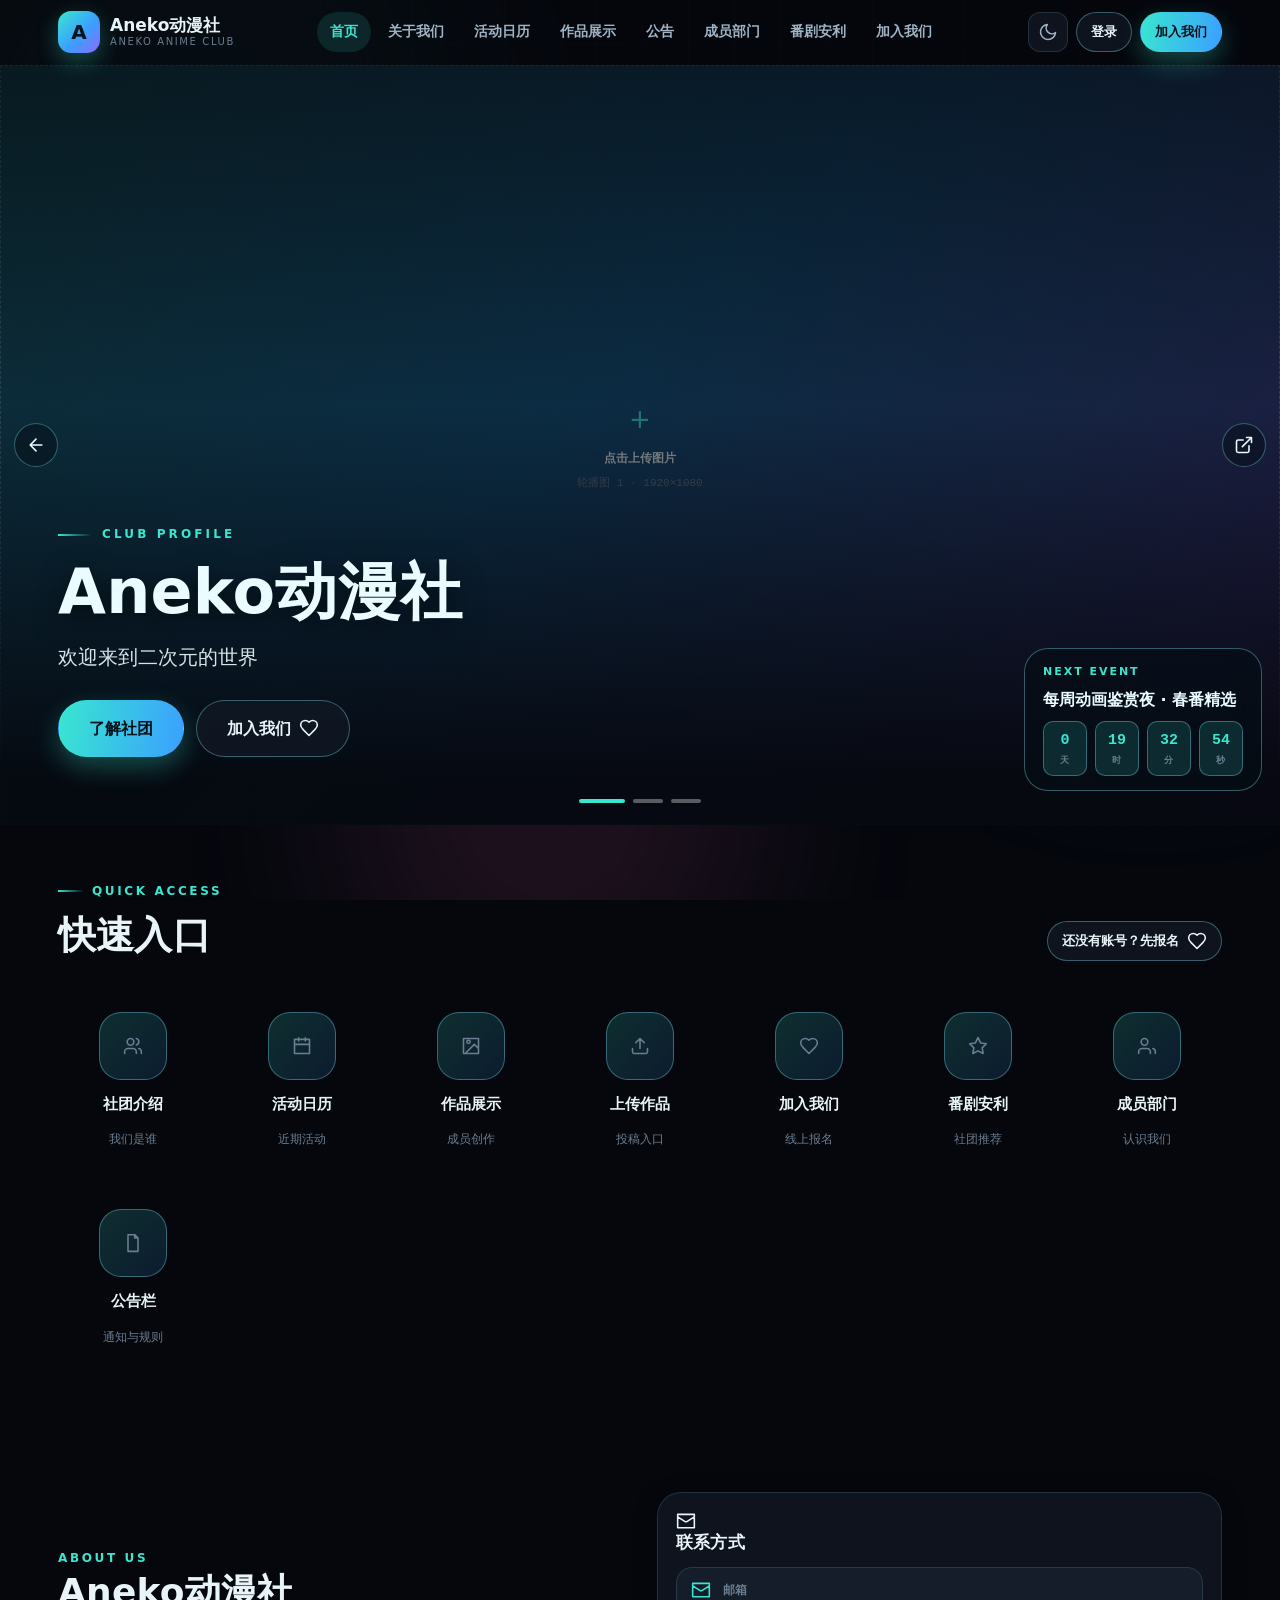
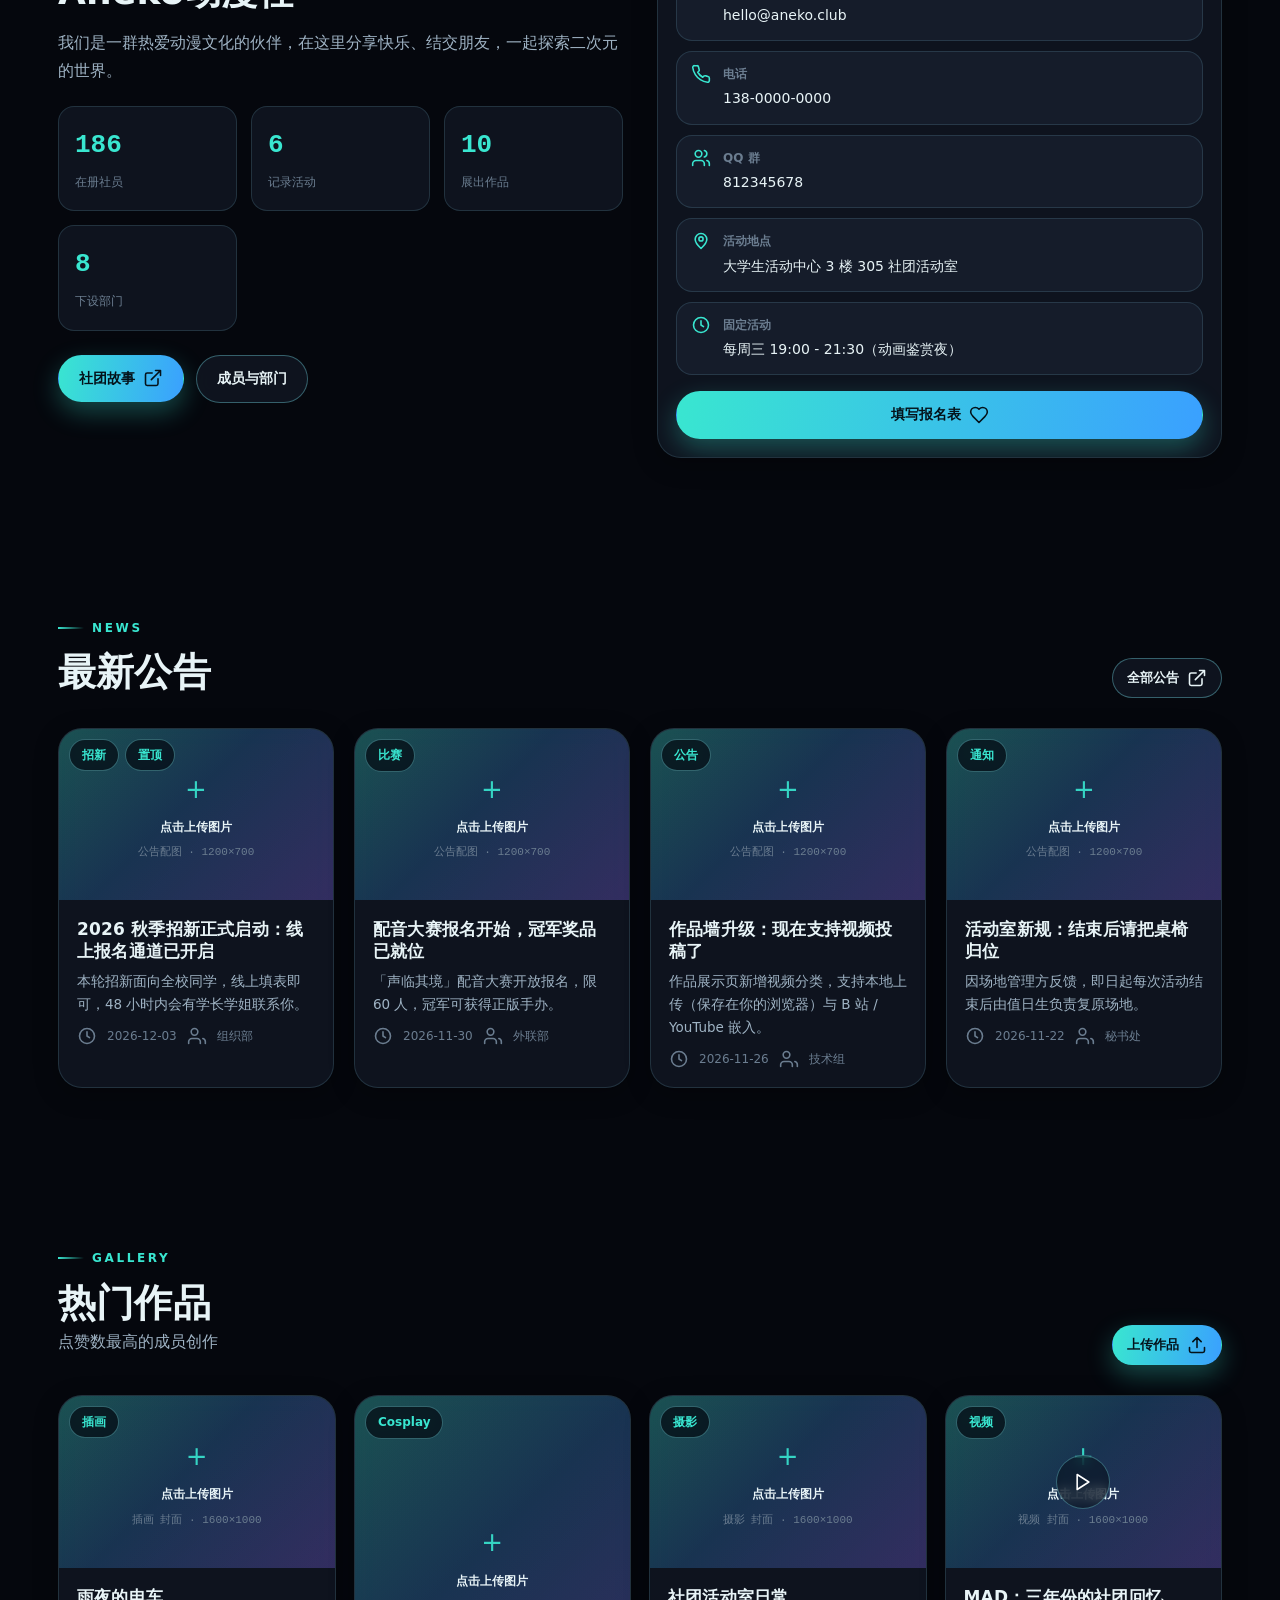
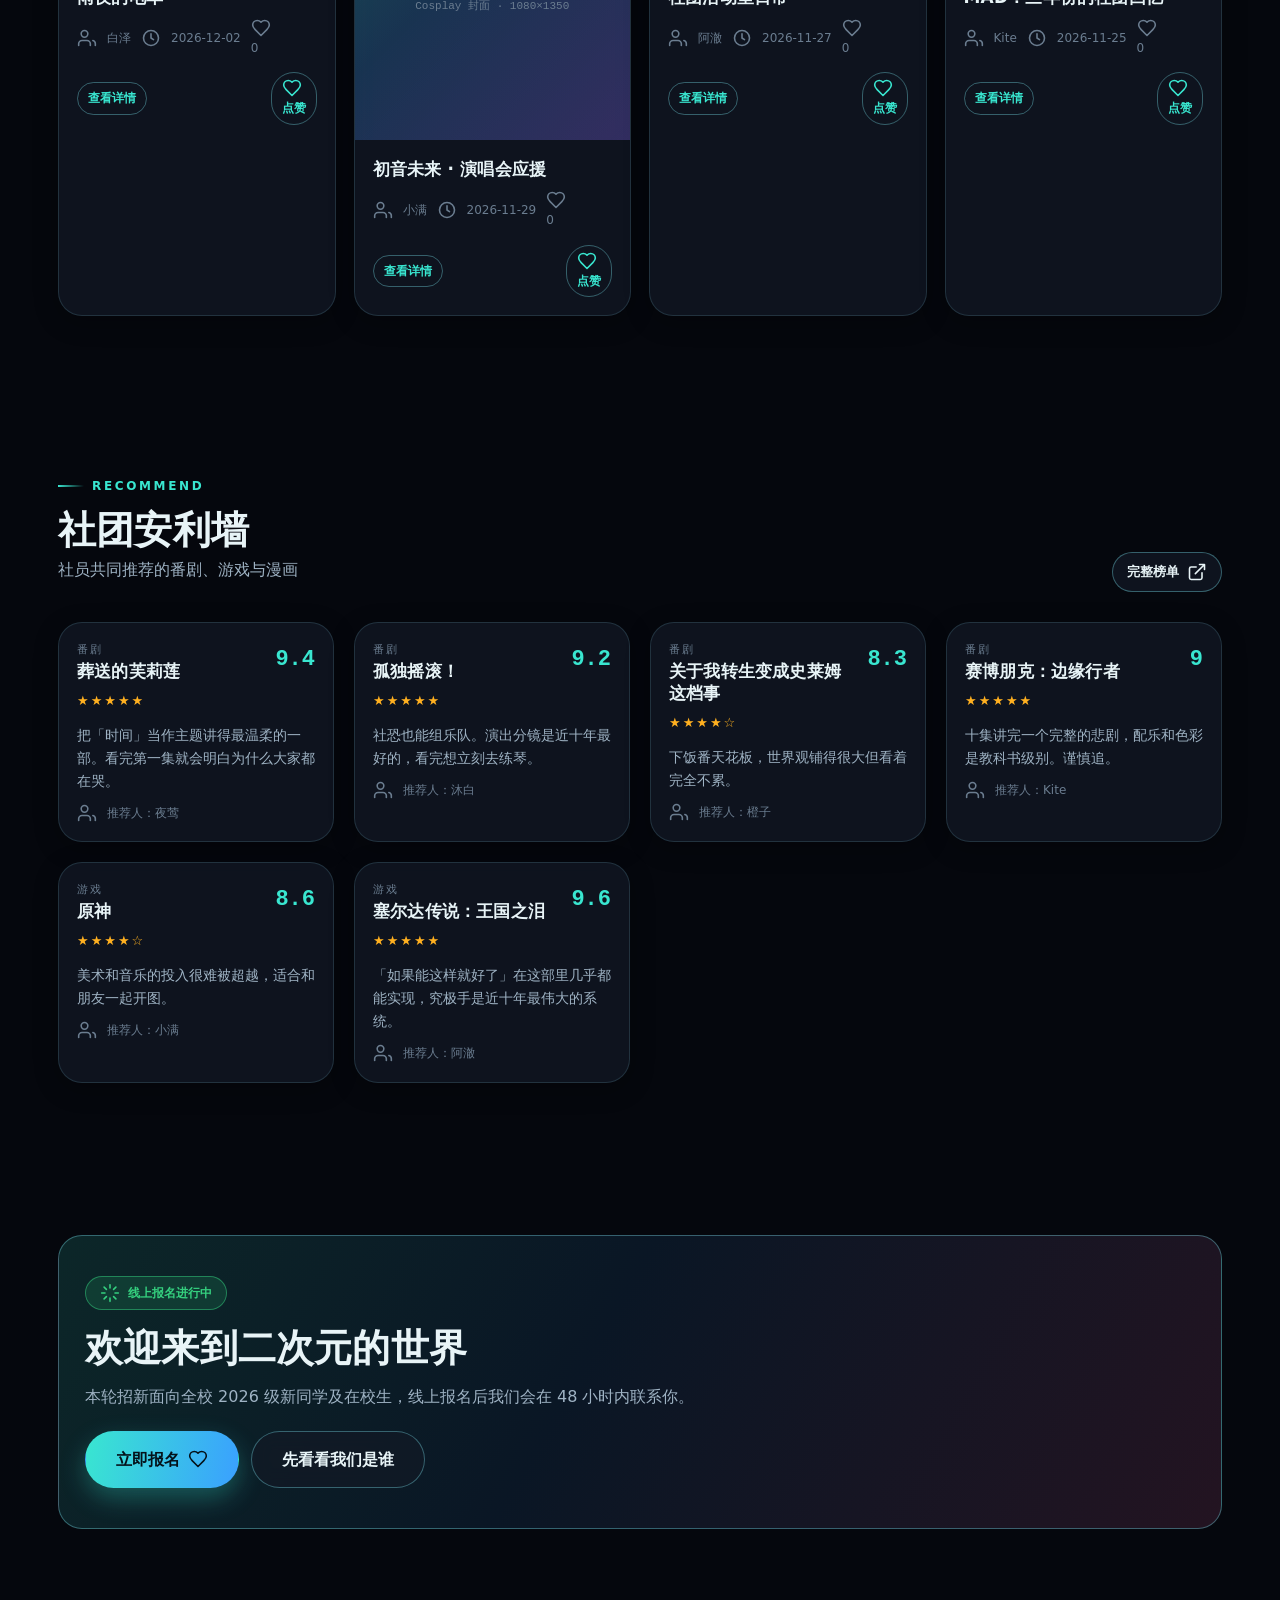
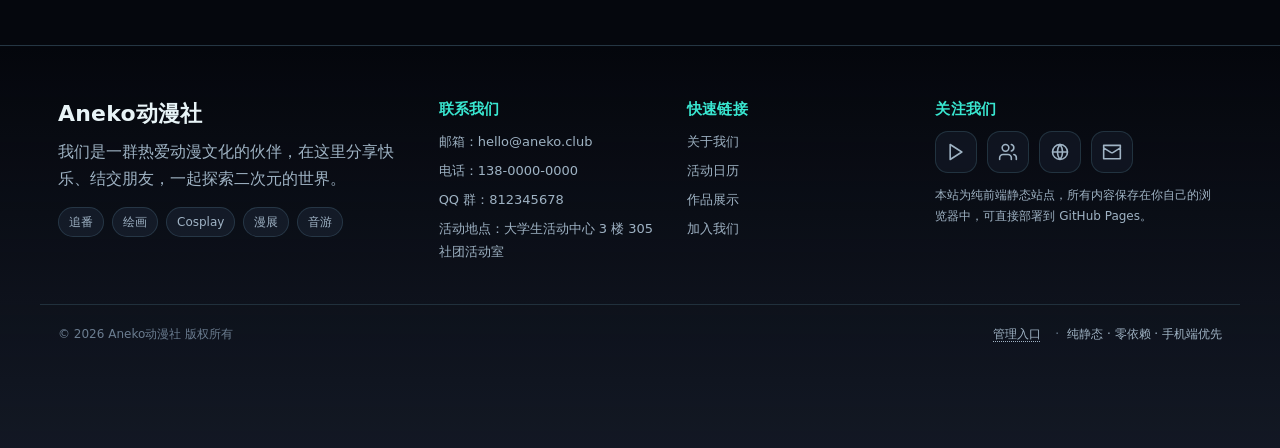
<file: index.html>
<!DOCTYPE html>
<html lang="zh-CN" data-theme="dark">
<head>
<meta charset="utf-8" />
<meta name="viewport" content="width=device-width, initial-scale=1, viewport-fit=cover" />
<title>Aneko动漫社 · 官方网站</title>
<meta name="description" content="Aneko动漫社官方网站 —— 追番、创作、Cosplay、漫展，二次元同好的聚集地。" />
<meta name="theme-color" content="#05070d" />
<link rel="icon" href="data:image/svg+xml,%3Csvg xmlns='http://www.w3.org/2000/svg' viewBox='0 0 64 64'%3E%3Crect width='64' height='64' rx='16' fill='%230b0f16'/%3E%3Ctext x='32' y='44' font-size='36' text-anchor='middle' fill='%2300e5d0' font-family='sans-serif' font-weight='bold'%3EA%3C/text%3E%3C/svg%3E" />
<link rel="stylesheet" href="styles.css" />
</head>
<body>
<!-- ============ 全站背景装饰层（网格 + 光晕 + 粒子） ============ -->
<div class="bg-decor" aria-hidden="true">
  <div class="bg-grid"></div>
  <div class="bg-glow bg-glow-1"></div>
  <div class="bg-glow bg-glow-2"></div>
  <div class="bg-glow bg-glow-3"></div>
  <div id="particleLayer" class="particle-layer"></div>
</div>

<!-- ============ 顶部导航 ============ -->
<header id="siteHeader" class="site-header">
  <div class="container header-inner">
    <a class="brand" href="#/">
      <span class="brand-logo" data-logo-slot>A</span>
      <span class="brand-text">
        <b data-brand-name>Aneko动漫社</b>
        <i data-brand-en>Aneko Anime Club</i>
      </span>
    </a>

    <nav class="main-nav" id="mainNav" aria-label="主导航">
      <a href="#/" data-nav="home">首页</a>
      <a href="#/about" data-nav="about">关于我们</a>
      <a href="#/events" data-nav="events">活动日历</a>
      <a href="#/gallery" data-nav="gallery">作品展示</a>
      <a href="#/posts" data-nav="posts">公告</a>
      <a href="#/members" data-nav="members">成员部门</a>
      <a href="#/recommend" data-nav="recommend">番剧安利</a>
      <a href="#/join" data-nav="join">加入我们</a>
    </nav>

    <div class="header-actions">
      <button class="icon-btn" id="themeToggle" type="button" title="切换深色 / 浅色" aria-label="切换主题">
        <svg viewBox="0 0 24 24" class="ico ico-moon"><path d="M21 12.79A9 9 0 1 1 11.21 3 7 7 0 0 0 21 12.79z"/></svg>
        <svg viewBox="0 0 24 24" class="ico ico-sun"><circle cx="12" cy="12" r="4"/><path d="M12 2v2M12 20v2M4.9 4.9l1.4 1.4M17.7 17.7l1.4 1.4M2 12h2M20 12h2M4.9 19.1l1.4-1.4M17.7 6.3l1.4-1.4"/></svg>
      </button>
      <a class="btn btn-ghost btn-sm hide-sm" href="#/login">登录</a>
      <a class="btn btn-primary btn-sm" href="#/join">加入我们</a>
      <button class="icon-btn nav-toggle" id="navToggle" type="button" aria-label="打开导航菜单">
        <svg viewBox="0 0 24 24" class="ico"><path d="M3 6h18M3 12h18M3 18h18"/></svg>
      </button>
    </div>
  </div>
</header>

<!-- ============ 页面内容挂载点 ============ -->
<main id="app">
  <!-- 首页 -->
  <section class="view" id="view-home" hidden></section>
  <!-- 关于我们 -->
  <section class="view" id="view-about" hidden></section>
  <!-- 活动日历 + 活动详情 -->
  <section class="view" id="view-events" hidden></section>
  <section class="view" id="view-event-detail" hidden></section>
  <!-- 作品展示 + 作品详情 -->
  <section class="view" id="view-gallery" hidden></section>
  <section class="view" id="view-work-detail" hidden></section>
  <!-- 上传作品 -->
  <section class="view" id="view-upload" hidden></section>
  <!-- 公告列表 + 公告详情 -->
  <section class="view" id="view-posts" hidden></section>
  <section class="view" id="view-post-detail" hidden></section>
  <!-- 成员与部门 -->
  <section class="view" id="view-members" hidden></section>
  <!-- 番剧 / 游戏推荐墙 -->
  <section class="view" id="view-recommend" hidden></section>
  <!-- 加入我们 -->
  <section class="view" id="view-join" hidden></section>
  <!-- 登录 / 注册（演示） -->
  <section class="view" id="view-login" hidden></section>
  <!-- 后台管理 -->
  <section class="view view-admin" id="view-admin" hidden></section>
</main>

<!-- ============ 页脚 ============ -->
<footer class="site-footer">
  <div class="container footer-grid">
    <div>
      <h3 class="footer-brand" data-brand-name>Aneko动漫社</h3>
      <p class="muted" data-site-intro>我们是一群热爱动漫文化的伙伴，在这里分享快乐、结交朋友，一起探索二次元的世界。</p>
      <div class="footer-tags">
        <span class="tag">追番</span><span class="tag">绘画</span><span class="tag">Cosplay</span><span class="tag">漫展</span><span class="tag">音游</span>
      </div>
    </div>
    <div>
      <h4>联系我们</h4>
      <ul class="footer-list">
        <li>邮箱：<span data-site-email>未填写</span></li>
        <li>电话：<span data-site-phone>未填写</span></li>
        <li>QQ 群：<span data-site-qq>未填写</span></li>
        <li>活动地点：<span data-site-place>未填写</span></li>
      </ul>
    </div>
    <div>
      <h4>快速链接</h4>
      <ul class="footer-list">
        <li><a href="#/about">关于我们</a></li>
        <li><a href="#/events">活动日历</a></li>
        <li><a href="#/gallery">作品展示</a></li>
        <li><a href="#/join">加入我们</a></li>
      </ul>
    </div>
    <div>
      <h4>关注我们</h4>
      <div class="social-row" id="socialRow"></div>
      <p class="muted tiny">本站为纯前端静态站点，所有内容保存在你自己的浏览器中，可直接部署到 GitHub Pages。</p>
    </div>
  </div>
  <div class="container footer-bottom">
    <p>© <span id="yearNow">2026</span> <span data-brand-name>Aneko动漫社</span> 版权所有</p>
    <p class="footer-admin">
      <button type="button" class="linklike" id="adminEntry">管理入口</button>
      <span class="dot-sep">·</span>
      <span class="muted tiny">纯静态 · 零依赖 · 手机端优先</span>
    </p>
  </div>
</footer>

<!-- ============ 移动端底部标签栏 ============ -->
<nav class="tabbar" id="tabbar" aria-label="快捷导航">
  <a href="#/" data-nav="home"><svg viewBox="0 0 24 24" class="ico"><path d="M3 10.5 12 3l9 7.5V21H3z"/></svg><span>首页</span></a>
  <a href="#/events" data-nav="events"><svg viewBox="0 0 24 24" class="ico"><rect x="3" y="4" width="18" height="17" rx="2"/><path d="M8 2v4M16 2v4M3 10h18"/></svg><span>活动</span></a>
  <a href="#/gallery" data-nav="gallery"><svg viewBox="0 0 24 24" class="ico"><rect x="3" y="3" width="18" height="18" rx="2"/><circle cx="9" cy="9" r="2"/><path d="m21 15-5-5L5 21"/></svg><span>作品</span></a>
  <a href="#/upload" data-nav="upload"><svg viewBox="0 0 24 24" class="ico"><path d="M21 15v4a2 2 0 0 1-2 2H5a2 2 0 0 1-2-2v-4M17 8l-5-5-5 5M12 3v12"/></svg><span>投稿</span></a>
  <a href="#/join" data-nav="join"><svg viewBox="0 0 24 24" class="ico"><path d="M19 14c1.5-1.5 3-3.2 3-5.5A5.5 5.5 0 0 0 16.5 3c-1.8 0-3 .5-4.5 2-1.5-1.5-2.7-2-4.5-2A5.5 5.5 0 0 0 2 8.5c0 2.3 1.5 4 3 5.5l7 7z"/></svg><span>加入</span></a>
</nav>

<!-- ============ 通用弹窗 ============ -->
<div class="modal-root" id="modalRoot" hidden>
  <div class="modal-mask" data-close-modal></div>
  <div class="modal-box" id="modalBox" role="dialog" aria-modal="true"></div>
</div>

<!-- 轻提示 -->
<div class="toast-root" id="toastRoot" aria-live="polite"></div>

<!-- 全局确认框 -->
<div class="confirm-root" id="confirmRoot" hidden>
  <div class="modal-mask" data-close-confirm></div>
  <div class="confirm-box">
    <h4 id="confirmTitle">确认操作</h4>
    <p id="confirmText" class="muted"></p>
    <div class="confirm-actions">
      <button class="btn btn-ghost" type="button" id="confirmNo">取消</button>
      <button class="btn btn-danger" type="button" id="confirmYes">确定</button>
    </div>
  </div>
</div>

<script src="app.js"></script>
</body>
</html>
</file>
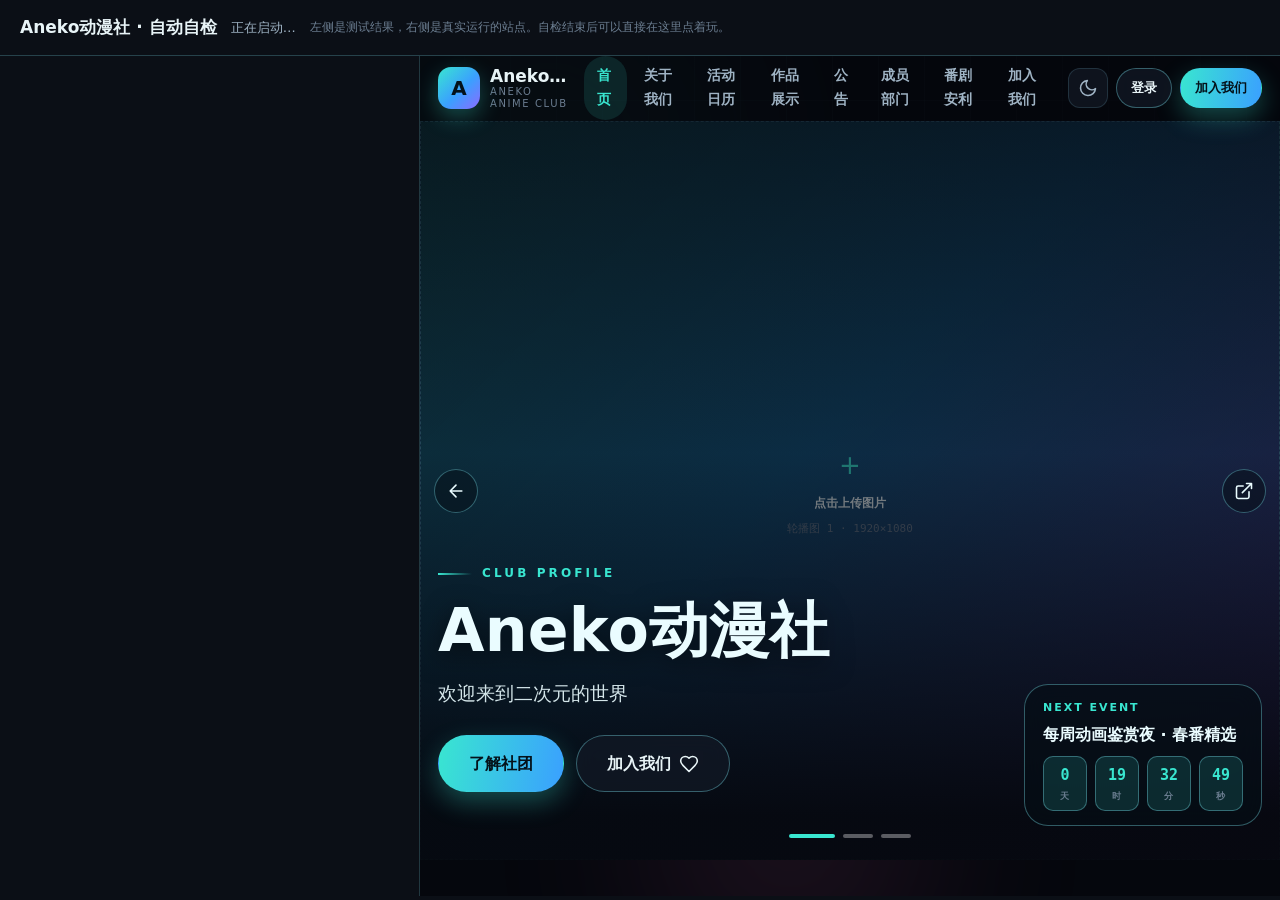
<file: selfcheck.html>
<!DOCTYPE html>
<html lang="zh-CN">
<head>
<meta charset="utf-8">
<title>Aneko动漫社 · 站点自检</title>
<style>
  body { margin:0; font-family: "Microsoft YaHei UI", system-ui, sans-serif; background:#0b0f16; color:#e8f4f7; }
  header { padding:16px 20px; border-bottom:1px solid rgba(120,220,230,.25); display:flex; gap:14px; align-items:center; flex-wrap:wrap; }
  h1 { font-size:17px; margin:0; }
  #stat { font-size:13px; color:#9fb3c4; }
  .ok { color:#35d07f; } .err { color:#ff5d6c; }
  main { display:grid; grid-template-columns: 420px 1fr; gap:0; height: calc(100vh - 60px); }
  #log { overflow:auto; padding:14px 18px; font-size:13px; line-height:1.75; border-right:1px solid rgba(120,220,230,.2); }
  #log div { border-bottom:1px dashed rgba(120,220,230,.12); padding:3px 0; }
  #log b { color:#39e6d0; }
  iframe { width:100%; height:100%; border:0; background:#05070d; }
  code { background:rgba(57,230,208,.12); padding:1px 5px; border-radius:4px; }
</style>
</head>
<body>
<header>
  <h1>Aneko动漫社 · 自动自检</h1>
  <span id="stat">正在启动…</span>
  <span style="color:#6b7d90;font-size:12px">左侧是测试结果，右侧是真实运行的站点。自检结束后可以直接在这里点着玩。</span>
</header>
<main>
  <div id="log"></div>
  <iframe id="site" src="index.html" allow-downloads></iframe>
</main>
<script>
var logEl = document.getElementById("log");
var statEl = document.getElementById("stat");
var frame = document.getElementById("site");
var pass = 0, fail = 0, errors = [];
function log(msg, kind) {
  var d = document.createElement("div");
  d.innerHTML = (kind === "ok" ? '<span class="ok">✔ </span>' : kind === "err" ? '<span class="err">✘ </span>' : kind === "head" ? "<b>" : "") + msg;
  logEl.appendChild(d);
  logEl.scrollTop = logEl.scrollHeight;
}
function check(name, cond, extra) {
  if (cond) { pass++; log(name, "ok"); }
  else { fail++; log(name + (extra ? " — " + extra : ""), "err"); }
}
function sleep(ms) { return new Promise(function (r) { setTimeout(r, ms); }); }
function waitFor(fn, timeout, label) {
  return new Promise(function (resolve) {
    var t0 = Date.now();
    var timer = setInterval(function () {
      var v;
      try { v = fn(); } catch (e) { v = null; }
      if (v) { clearInterval(timer); resolve(v); }
      else if (Date.now() - t0 > (timeout || 5000)) { clearInterval(timer); resolve(null); }
    }, 60);
  });
}
function nav(hash) { frame.contentWindow.location.hash = hash; return sleep(320); }
function body() { return frame.contentDocument.body; }
function W() { return frame.contentWindow; }
function q(sel) { return frame.contentDocument.querySelector(sel); }
function qa(sel) { return Array.prototype.slice.call(frame.contentDocument.querySelectorAll(sel)); }
function click(el) { if (!el) return false; el.click(); return true; }
function hashTo(h) { frame.contentWindow.location.hash = h; }

window.onload = function () {
  frame.onload = function () {
    if (!W().__selfcheckBound) {
      W().__selfcheckBound = true;
      W().addEventListener("error", function (e) { errors.push("JS 错误：" + e.message + " @ " + (e.filename || "") + ":" + e.lineno); });
      W().addEventListener("unhandledrejection", function (e) { errors.push("未捕获 Promise：" + (e.reason && e.reason.message ? e.reason.message : e.reason)); });
      var ce = W().console.error;
      W().console.error = function () { errors.push("console.error：" + Array.prototype.join.call(arguments, " ")); ce.apply(W().console, arguments); };
      run();
    }
  };
};

async function run() {
  log("=== 0. 基础加载 ===", "head");
  check("站点脚本已执行（找到页头导航）", !!q("#mainNav"));
  check("页脚渲染出品牌名", (q("[data-brand-name]") || {}).textContent === "Aneko动漫社");
  check("主题变量已注入", getComputedStyle(W().document.documentElement).getPropertyValue("--miku").trim().length > 0);
  check("首页轮播有 3 屏", qa(".hero-slide").length === 3, "实际 " + qa(".hero-slide").length);
  check("首页出现倒计时（NEXT EVENT）", /NEXT EVENT/.test((q("#heroCountdown") || {}).textContent || ""));
  check("首页粒子层已启动", qa("#particleLayer .particle").length > 5, "粒子数 " + qa("#particleLayer .particle").length);

  log("=== 1. 各页面路由 ===", "head");
  var routes = [
    ["#/", ["快速入口", "最新公告", "热门作品", "社团安利墙"]],
    ["#/about", ["关于 Aneko动漫社", "社团档案", "这个网站是怎么做的"]],
    ["#/events", ["活动日历", "下一场活动"]],
    ["#/gallery", ["作品展示", "上传作品"]],
    ["#/upload", ["上传作品", "投稿须知", "我的投稿"]],
    ["#/posts", ["公告栏", "招新"]],
    ["#/members", ["成员与部门", "社团干部", "部门介绍"]],
    ["#/recommend", ["安利墙", "收录条目"]],
    ["#/join", ["加入动漫社的理由", "填写报名信息", "常见问题"]],
    ["#/login", ["欢迎回来", "注册"]],
  ];
  for (var i = 0; i < routes.length; i++) {
    await nav(routes[i][0]);
    var txt = body().innerText || "";
    var missing = routes[i][1].filter(function (k) { return txt.indexOf(k) < 0; });
    check("路由 " + routes[i][0] + " 渲染正常", missing.length === 0, "缺少：" + missing.join("、"));
  }

  log("=== 2. 列表数据与筛选 ===", "head");
  await nav("#/events");
  var evCards = qa("[data-event-card]").length;
  check("活动列表渲染出卡片", evCards >= 5, "卡片数 " + evCards);
  click(q("[data-ev-state='past']"));
  await sleep(300);
  check("活动筛选：已结束", qa("[data-event-card]").length < evCards);
  click(q("[data-ev-state='upcoming']"));
  await sleep(250);
  click(q("[data-ev-cat='工坊']"));
  await sleep(300);
  check("活动筛选：分类=工坊", qa("[data-event-card]").length === 1, "实际 " + qa("[data-event-card]").length);
  await nav("#/gallery");
  var allWorks = qa(".work-grid article").length;
  check("作品列表渲染", allWorks >= 9, "作品数 " + allWorks);
  click(q("[data-gal-kind='视频']"));
  await sleep(300);
  check("作品筛选：仅视频", qa(".work-grid article").length === 2, "实际 " + qa(".work-grid article").length);
  click(q("[data-gal-cat='插画']"));
  await sleep(250);
  click(q("[data-gal-kind='全部']"));
  await sleep(300);
  check("作品筛选：插画", qa(".work-grid article").length >= 3, "实际 " + qa(".work-grid article").length);

  log("=== 3. 详情页与视频嵌入 ===", "head");
  click(q(".work-grid article a"));
  await sleep(500);
  check("作品详情页打开", /创作故事/.test(body().innerText));
  var likeBtn = q("[data-like]");
  var likeBefore = parseInt((likeBtn.textContent.match(/（(\d+)）/) || [0, "0"])[1], 10);
  click(likeBtn);
  await sleep(500);
  var likeAfter = parseInt((q("[data-like]").textContent.match(/（(\d+)）/) || [0, "0"])[1], 10);
  check("点赞计数 +1", likeAfter === likeBefore + 1, likeBefore + " → " + likeAfter);
  await nav("#/gallery");
  var videoCard = qa(".work-grid article").filter(function (a) { return /视频/.test(a.textContent); })[0];
  if (videoCard) { click(videoCard.querySelector("a")); await sleep(500); }
  check("视频作品详情出现播放器 iframe", !!q(".video-frame iframe"), "外链为 YouTube 演示");
  check("YouTube 视频自动转成 embed 地址", (q(".video-frame iframe") || {}).src ? /youtube\.com\/embed\//.test(q(".video-frame iframe").src) : false);
  await nav("#/posts");
  click(q(".card"));
  await sleep(400);
  check("公告详情页打开", /返回公告栏/.test(body().innerText));

  log("=== 4. 加入我们 / 活动报名 ===", "head");
  await nav("#/join");
  var f = q("#joinFormEl");
  check("报名表单存在", !!f);
  f.querySelector("[name=name]").value = "自检机器人";
  f.querySelector("[name=sid]").value = "2026001";
  f.querySelector("[name=contact]").value = "QQ 10001";
  f.querySelector("[name=intro]").value = "这是自动自检写入的测试数据";
  f.querySelector("[name=agree]").checked = true;
  click(f.querySelector("button[type=submit]"));
  await sleep(400);
  var joins = (W().Store.data.signups || []).filter(function (s) { return s.name === "自检机器人"; });
  check("招新报名写入成功", joins.length === 1);
  check("报名成功弹窗出现", /报名成功/.test((q("#modalBox") || {}).textContent || ""));
  click(q("[data-close-modal]"));
  await sleep(200);

  click(q("[data-faq]"));
  await sleep(200);
  check("常见问题可展开", qa(".faq-item.open").length === 1);

  await nav("#/events");
  var firstSignup = q("[data-signup]");
  click(firstSignup);
  await sleep(300);
  var sf = q("#signupForm");
  check("活动报名弹窗打开", !!sf);
  sf.querySelector("[name=name]").value = "自检机器人";
  sf.querySelector("[name=contact]").value = "QQ 10001";
  click(sf.querySelector("button[type=submit]"));
  await sleep(400);
  var evJoins = (W().Store.data.signups || []).filter(function (s) { return s.source === "活动报名" && s.name === "自检机器人"; });
  check("活动报名写入成功", evJoins.length === 1);

  log("=== 5. 上传作品（含本地视频）===", "head");
  await nav("#/upload");
  var upForm = q("#uploadForm");
  check("上传表单存在", !!upForm);
  upForm.querySelector("[name=title]").value = "自检投稿：一张测试图";
  upForm.querySelector("[name=author]").value = "自检机器人";
  upForm.querySelector("[name=category]").value = "插画";
  upForm.querySelector("[name=desc]").value = "自动化测试写入";
  var okNoMedia = upForm.querySelector("[name=title]").value;
  click(upForm.querySelector("button[type=submit]"));
  await sleep(300);
  check("没有文件/链接时拒绝提交并提示", /请上传/.test((q("#upErr") || {}).textContent || ""));
  upForm.querySelector("[name=link]").value = "https://www.bilibili.com/video/BV1GJ411x7h7";
  click(upForm.querySelector("button[type=submit]"));
  await sleep(400);
  var mine = (W().Store.data.works || []).filter(function (w) { return w.author === "自检机器人"; });
  check("投稿写入成功（进入待审核）", mine.length === 1 && mine[0].status === "pending");
  check("B站链接被识别为可嵌入", W().toEmbed("https://www.bilibili.com/video/BV1GJ411x7h7").kind === "bili");
  check("YouTube 链接识别", W().toEmbed("https://youtu.be/aqz-KE-bpKQ").kind === "yt");
  check("mp4 直链识别", W().toEmbed("https://x.com/a.mp4").kind === "file");
  check("乱填链接被判为无效", W().toEmbed("随便写的东西").kind === "link");

  log("=== 6. 本地图片/视频上传（IndexedDB）===", "head");
  var imgKey = await W().MediaDB.put(new File([new Uint8Array([137, 80, 78, 71, 13, 10, 26, 10])], "t.png", { type: "image/png" }));
  check("图片写入 IndexedDB", !!imgKey, "key=" + imgKey);
  var back = await W().MediaDB.get(imgKey);
  check("图片可读回且类型正确", !!back && back.blob.size === 8 && back.type === "image/png");
  var vidKey = await W().MediaDB.put(new File([new Uint8Array([0, 0, 0, 24, 102, 116, 121, 112])], "t.mp4", { type: "video/mp4" }));
  var vurl = await W().MediaDB.url(vidKey);
  check("视频写入并生成 blob 地址", /^blob:/.test(vurl), vurl);
  var slot = q(".img-slot");
  if (slot) {
    W().applySlot(slot, await W().MediaDB.url(imgKey), imgKey, "image/png");
    await sleep(200);
    check("占位框替换成图片后渲染出 img", !!slot.querySelector("img"));
    check("媒体 key 写回了数据模型", !!slot.dataset.mediaKey);
    W().clearSlot(slot);
    await sleep(300);
    check("移除后恢复成占位提示", /点击上传/.test(slot.textContent));
  }

  log("=== 7. 后台管理 ===", "head");
  await nav("#/admin");
  check("未登录时显示密码门", !!q("#adminPass"));
  q("#adminPass").value = "wrong-password";
  click(q("#adminLoginBtn"));
  await sleep(250);
  check("错误密码被拒绝", /不正确/.test((q("#gateErr") || {}).textContent || ""));
  q("#adminPass").value = "admin123";
  click(q("#adminLoginBtn"));
  await sleep(500);
  check("正确密码进入后台", !!q(".admin-shell"));
  check("侧边栏有 10 个功能页", qa("[data-admin-tab]").length === 10, "实际 " + qa("[data-admin-tab]").length);

  click(q("[data-admin-tab='works']"));
  await sleep(400);
  var pendingRows = qa("[data-work-approve]").length;
  check("作品审核列表出现待审核按钮", pendingRows >= 2, "按钮数 " + pendingRows);
  var target = qa("[data-work-approve]")[0];
  click(target);
  await sleep(400);
  check("通过审核后状态变为已通过", (W().Store.data.works || []).filter(function (w) { return w.status === "approved"; }).length >= 10);

  click(q("[data-admin-tab='events']"));
  await sleep(350);
  click(q("#newEvent"));
  await sleep(300);
  var ef = q("[data-admin-form='events']");
  check("新建活动表单打开", !!ef);
  ef.querySelector("[name=title]").value = "自检活动：测试用";
  ef.querySelector("[name=start]").value = "2026-12-01T19:00";
  ef.querySelector("[name=end]").value = "2026-12-01T21:00";
  ef.querySelector("[name=place]").value = "测试地点";
  click(ef.querySelector("button[type=submit]"));
  await sleep(450);
  var created = (W().Store.data.events || []).filter(function (e) { return e.title === "自检活动：测试用"; });
  check("新建活动写入成功", created.length === 1);

  click(q("[data-admin-tab='posts']"));
  await sleep(300);
  click(q("#newPost"));
  await sleep(300);
  var pf = q("[data-admin-form='posts']");
  pf.querySelector("[name=title]").value = "自检公告：测试用";
  pf.querySelector("[name=content]").value = "正文内容";
  click(pf.querySelector("button[type=submit]"));
  await sleep(450);
  check("新建公告写入成功", (W().Store.data.posts || []).filter(function (p) { return p.title === "自检公告：测试用"; }).length === 1);

  click(q("[data-admin-tab='posts']"));
  await sleep(250);
  var editBtn = q("[data-post-edit]");
  click(editBtn);
  await sleep(300);
  var editForm = q("[data-admin-form='posts']");
  var editId = editForm ? editForm.dataset.recordId : "";
  check("编辑表单带上了记录 id（不会误新增）", !!editId, "id=" + editId);
  var countBefore = (W().Store.data.posts || []).length;
  if (editForm) {
    editForm.querySelector("[name=title]").value = "自检公告：已改名";
    click(editForm.querySelector("button[type=submit]"));
    await sleep(450);
  }
  check("编辑保存后没有产生重复记录", (W().Store.data.posts || []).length === countBefore);
  check("编辑内容已生效", (W().Store.data.posts || []).some(function (p) { return p.title === "自检公告：已改名"; }));

  click(q("[data-admin-tab='site']"));
  await sleep(350);
  var siteForm = q("[data-admin-form='site']");
  siteForm.querySelector("[name=qq]").value = "999888777";
  click(siteForm.querySelector("button[type=submit]"));
  await sleep(400);
  check("站点设置保存后同步到页脚", (q("[data-site-qq]") || {}).textContent === "999888777");

  click(q("[data-admin-tab='data']"));
  await sleep(350);
  var csvText = W().toCSV([{ a: 1, b: "x,y" }, { a: 2, b: 'he said "hi"' }]);
  check("CSV 生成并正确转义引号与逗号", csvText.indexOf("\"x,y\"") > 0 && csvText.indexOf('""hi""') > 0);

  log("=== 8. 外观与响应式 ===", "head");
  click(q("#themeToggle"));
  await sleep(300);
  check("主题切换到浅色", W().document.documentElement.dataset.theme === "light");
  check("浅色主题写入了 localStorage", W().localStorage.getItem("aneko_theme") === "light");
  click(q("#themeToggle"));
  await sleep(250);
  check("主题切回深色", W().document.documentElement.dataset.theme === "dark");
  frame.style.width = "390px";
  await sleep(400);
  check("移动端视图下导航折叠成汉堡按钮", getComputedStyle(q("#navToggle")).display !== "none");
  check("移动端底部标签栏出现", getComputedStyle(q(".tabbar")).display !== "none");
  click(q("#navToggle"));
  await sleep(300);
  check("汉堡菜单可以展开", q("#mainNav").classList.contains("open"));
  click(q("#navToggle"));
  await sleep(250);
  frame.style.width = "100%";

  log("=== 9. 数据持久化 ===", "head");
  check("数据已写入 localStorage", !!W().localStorage.getItem("aneko_site_v1"));
  var before = (W().Store.data.posts || []).length;
  frame.src = "index.html#/posts";
  await sleep(1200);
  var after = (W().Store.data.posts || []).length;
  check("刷新后自检写入的公告仍在（持久化生效）", after === before && after > 6, before + " → " + after);

  log("=== 10. 控制台错误 ===", "head");
  if (errors.length === 0) check("运行期间没有任何 JS 报错", true);
  else { check("运行期间没有 JS 报错", false, errors.length + " 条"); errors.slice(0, 8).forEach(function (e) { log("   " + e, "err"); }); }

  log("");
  var summary = "自检结束：通过 " + pass + " 项，失败 " + fail + " 项" + (errors.length ? "，控制台报错 " + errors.length + " 条" : "，无控制台报错");
  statEl.innerHTML = fail === 0 && errors.length === 0 ? '<span class="ok">' + summary + "</span>" : '<span class="err">' + summary + "</span>";
  log(summary, fail === 0 ? "ok" : "err");
  window.__result = { pass: pass, fail: fail, errors: errors };
  document.title = (fail === 0 ? "✔ " : "✘ ") + "自检 " + pass + "/" + (pass + fail);
}
</script>
</body>
</html>
</file>
<file: styles.css>
/* ============================================================
   Aneko动漫社 · 站点样式表
   风格：初音未来风（青绿 / 水蓝 + 黑灰科技感）
   结构：1.主题变量 2.基础重置 3.背景装饰 4.通用组件
        5.导航与页脚 6.页面区块 7.后台管理 8.响应式
   —— 想换主题色？只改第 1 节的变量即可，全站自动跟随。
   ============================================================ */

/* ---------- 1. 主题变量 ---------- */
:root {
  --miku: #39e6d0;         /* 初音主色：青绿 */
  --miku-deep: #12b3c8;    /* 主色深调 */
  --miku-soft: #8ff5ea;    /* 主色浅调 */
  --blue: #3aa0ff;         /* 水蓝 */
  --pink: #ff6fb5;         /* 辅助：初音粉 */
  --violet: #8b6bff;

  --ok: #35d07f;
  --warn: #ffb020;
  --danger: #ff5d6c;

  --r-sm: 10px;
  --r-md: 16px;
  --r-lg: 24px;
  --r-full: 999px;

  --header-h: 64px;
  --tabbar-h: 62px;
  --shadow-1: 0 6px 24px rgba(0, 0, 0, .28);
  --shadow-2: 0 18px 50px rgba(0, 0, 0, .38);
  --ease: cubic-bezier(.22, .61, .36, 1);
  --font: "PingFang SC", "Microsoft YaHei UI", "Microsoft YaHei", "Hiragino Sans GB", "Noto Sans SC", system-ui, -apple-system, "Segoe UI", sans-serif;
  --mono: "JetBrains Mono", "Cascadia Mono", Consolas, monospace;
}

html[data-theme="dark"] {
  --bg: #05070d;
  --bg-2: #0a0e17;
  --surface: rgba(19, 25, 38, .72);
  --surface-solid: #121826;
  --surface-2: rgba(28, 36, 52, .6);
  --line: rgba(120, 190, 210, .18);
  --line-strong: rgba(120, 220, 230, .38);
  --text: #e8f4f7;
  --text-2: #9fb3c4;
  --text-3: #6b7d90;
  --glow: 0 0 42px rgba(57, 230, 208, .28);
  --hero-mask: linear-gradient(to top, rgba(5, 7, 13, .96) 6%, rgba(5, 7, 13, .45) 55%, rgba(5, 7, 13, .72));
  --img-ph: linear-gradient(135deg, rgba(57, 230, 208, .16), rgba(58, 160, 255, .12) 45%, rgba(139, 107, 255, .16));
}

html[data-theme="light"] {
  --bg: #f4f8fb;
  --bg-2: #ffffff;
  --surface: rgba(255, 255, 255, .86);
  --surface-solid: #ffffff;
  --surface-2: rgba(238, 246, 250, .9);
  --line: rgba(16, 120, 145, .16);
  --line-strong: rgba(16, 150, 170, .4);
  --text: #10222e;
  --text-2: #4a6274;
  --text-3: #8296a6;
  --glow: 0 10px 36px rgba(18, 179, 200, .18);
  --hero-mask: linear-gradient(to top, rgba(6, 20, 30, .92) 6%, rgba(6, 20, 30, .35) 55%, rgba(6, 20, 30, .6));
  --img-ph: linear-gradient(135deg, rgba(57, 230, 208, .22), rgba(58, 160, 255, .16) 45%, rgba(139, 107, 255, .2));
}

/* ---------- 2. 基础重置 ---------- */
* { box-sizing: border-box; }
/* 关键修复：hidden 属性必须永远生效。
   弹窗容器用了 display:flex，会盖掉浏览器默认的 [hidden]{display:none}；
   少了这一行，页面一打开就会被一层空弹窗 + 遮罩盖住（整页发暗、点不动，看着像"打不开"）。 */
[hidden] { display: none !important; }
html { scroll-behavior: smooth; }
body {
  margin: 0;
  padding: 0;
  font-family: var(--font);
  background: var(--bg);
  color: var(--text);
  line-height: 1.7;
  -webkit-font-smoothing: antialiased;
  transition: background .35s var(--ease), color .35s var(--ease);
  overflow-x: hidden;
}
body.nav-open, body.modal-open { overflow: hidden; }
img, svg, video { max-width: 100%; display: block; }
a { color: inherit; text-decoration: none; }
button, input, select, textarea { font: inherit; color: inherit; }
button { cursor: pointer; background: none; border: 0; }
h1, h2, h3, h4 { margin: 0; line-height: 1.3; font-weight: 800; letter-spacing: .2px; }
p { margin: 0 0 .6em; }
ul { margin: 0; padding: 0; list-style: none; }
::selection { background: rgba(57, 230, 208, .32); }
.ico { width: 20px; height: 20px; fill: none; stroke: currentColor; stroke-width: 1.9; stroke-linecap: round; stroke-linejoin: round; }
.container { width: 100%; max-width: 1200px; margin: 0 auto; padding: 0 18px; }
.muted { color: var(--text-2); }
.tiny { font-size: 12px; }
.hide-sm { display: inline-flex; }
.center { text-align: center; }
.mono { font-family: var(--mono); }
.gradient-text {
  background: linear-gradient(100deg, var(--miku) 0%, var(--blue) 48%, var(--pink) 100%);
  -webkit-background-clip: text; background-clip: text; color: transparent;
}

/* ---------- 3. 背景装饰 ---------- */
.bg-decor { position: fixed; inset: 0; z-index: 0; pointer-events: none; overflow: hidden; }
.bg-grid {
  position: absolute; inset: -2px;
  background-image:
    linear-gradient(to right, rgba(120, 220, 230, .07) 1px, transparent 1px),
    linear-gradient(to bottom, rgba(120, 220, 230, .07) 1px, transparent 1px);
  background-size: 46px 46px;
  mask-image: radial-gradient(ellipse 78% 62% at 50% 0%, #000 20%, transparent 78%);
  -webkit-mask-image: radial-gradient(ellipse 78% 62% at 50% 0%, #000 20%, transparent 78%);
}
.bg-glow { position: absolute; border-radius: 50%; filter: blur(90px); opacity: .5; }
.bg-glow-1 { width: 46vw; height: 46vw; top: -12vw; left: -8vw; background: rgba(57, 230, 208, .34); }
.bg-glow-2 { width: 40vw; height: 40vw; top: 22vh; right: -10vw; background: rgba(58, 160, 255, .28); }
.bg-glow-3 { width: 34vw; height: 34vw; bottom: -10vw; left: 26vw; background: rgba(255, 111, 181, .2); }
html[data-theme="light"] .bg-glow { opacity: .34; }
.particle-layer { position: absolute; inset: 0; }
.particle {
  position: absolute; top: -8vh;
  font-size: var(--size, 16px);
  color: var(--miku);
  opacity: 0;
  animation: fallIn var(--dur, 16s) linear var(--delay, 0s) infinite;
  will-change: transform, opacity;
}
.particle.p-note { color: var(--blue); font-weight: 700; }
.particle.p-petal { color: var(--pink); }
@keyframes fallIn {
  0%   { transform: translate3d(0, -10vh, 0) rotate(0deg); opacity: 0; }
  8%   { opacity: var(--alpha, .55); }
  50%  { transform: translate3d(var(--sway, 30px), 50vh, 0) rotate(180deg); }
  92%  { opacity: var(--alpha, .55); }
  100% { transform: translate3d(calc(var(--sway, 30px) * -1), 108vh, 0) rotate(360deg); opacity: 0; }
}
@media (prefers-reduced-motion: reduce) {
  .particle { animation: none; display: none; }
  html { scroll-behavior: auto; }
}

/* ---------- 4. 通用组件 ---------- */
#app, .site-header, .site-footer, .tabbar { position: relative; z-index: 1; }
.site-header { position: sticky; top: 0; z-index: 60; }
.view { animation: viewIn .45s var(--ease); }
@keyframes viewIn { from { opacity: 0; transform: translateY(14px); } to { opacity: 1; transform: none; } }

.btn {
  display: inline-flex; align-items: center; justify-content: center; gap: 8px;
  padding: 11px 20px; border-radius: var(--r-full);
  font-weight: 700; font-size: 14px; white-space: nowrap;
  border: 1px solid transparent;
  transition: transform .25s var(--ease), box-shadow .25s var(--ease), background .25s var(--ease), border-color .25s;
}
.btn:hover { transform: translateY(-2px); }
.btn:active { transform: translateY(0); }
.btn-primary {
  background: linear-gradient(100deg, var(--miku), var(--blue));
  color: #04121a;
  box-shadow: 0 10px 26px rgba(57, 230, 208, .3);
}
.btn-primary:hover { box-shadow: 0 14px 34px rgba(57, 230, 208, .45); }
.btn-ghost { border-color: var(--line-strong); color: var(--text); background: var(--surface); backdrop-filter: blur(10px); }
.btn-ghost:hover { border-color: var(--miku); color: var(--miku); }
.btn-pink { background: linear-gradient(100deg, var(--pink), var(--violet)); color: #fff; box-shadow: 0 10px 26px rgba(255, 111, 181, .3); }
.btn-danger { background: rgba(255, 93, 108, .14); color: var(--danger); border-color: rgba(255, 93, 108, .5); }
.btn-danger:hover { background: rgba(255, 93, 108, .24); }
.btn-sm { padding: 8px 14px; font-size: 13px; }
.btn-lg { padding: 14px 30px; font-size: 16px; }
.btn-block { width: 100%; }
.btn[disabled] { opacity: .5; pointer-events: none; }
.icon-btn {
  width: 40px; height: 40px; border-radius: 12px; display: inline-flex; align-items: center; justify-content: center;
  border: 1px solid var(--line); background: var(--surface); color: var(--text-2);
  transition: all .25s var(--ease);
}
.icon-btn:hover { color: var(--miku); border-color: var(--miku); transform: translateY(-2px); }
.linklike { color: var(--text-2); text-decoration: underline dotted; text-underline-offset: 3px; font-size: 12px; }
.linklike:hover { color: var(--miku); }

.card {
  background: var(--surface);
  border: 1px solid var(--line);
  border-radius: var(--r-lg);
  backdrop-filter: blur(14px);
  box-shadow: var(--shadow-1);
  overflow: hidden;
  transition: transform .3s var(--ease), border-color .3s, box-shadow .3s;
}
.card-hover:hover { transform: translateY(-6px); border-color: var(--line-strong); box-shadow: var(--shadow-2), var(--glow); }
.card-body { padding: 18px; }
.pill {
  display: inline-flex; align-items: center; gap: 6px;
  padding: 5px 12px; border-radius: var(--r-full); font-size: 12px; font-weight: 700;
  border: 1px solid var(--line-strong); color: var(--miku); background: rgba(57, 230, 208, .1);
}
.tag {
  display: inline-flex; align-items: center; padding: 4px 10px; border-radius: var(--r-full);
  font-size: 12px; background: var(--surface-2); border: 1px solid var(--line); color: var(--text-2);
}
.state { font-size: 12px; font-weight: 700; padding: 4px 10px; border-radius: var(--r-full); border: 1px solid transparent; }
.state-upcoming { color: var(--miku); background: rgba(57, 230, 208, .12); border-color: rgba(57, 230, 208, .4); }
.state-ongoing { color: var(--ok); background: rgba(53, 208, 127, .12); border-color: rgba(53, 208, 127, .4); }
.state-ended { color: var(--text-3); background: var(--surface-2); border-color: var(--line); }
.state-pending { color: var(--warn); background: rgba(255, 176, 32, .12); border-color: rgba(255, 176, 32, .4); }

.section { padding: 76px 0; position: relative; }
.section-tight { padding: 48px 0; }
.section-head { display: flex; align-items: flex-end; justify-content: space-between; gap: 18px; margin-bottom: 30px; flex-wrap: wrap; }
.section-head h2 { font-size: clamp(24px, 4.2vw, 38px); }
.section-head .eyebrow {
  display: inline-flex; align-items: center; gap: 8px; margin-bottom: 10px;
  font-size: 12px; font-weight: 800; letter-spacing: .22em; text-transform: uppercase; color: var(--miku);
}
.eyebrow::before { content: ""; width: 26px; height: 2px; background: linear-gradient(90deg, var(--miku), transparent); }

.grid { display: grid; gap: 20px; }
.grid-2 { grid-template-columns: repeat(2, minmax(0, 1fr)); }
.grid-3 { grid-template-columns: repeat(3, minmax(0, 1fr)); }
.grid-4 { grid-template-columns: repeat(4, minmax(0, 1fr)); }
.grid-auto { grid-template-columns: repeat(auto-fill, minmax(250px, 1fr)); }

.empty-state {
  padding: 54px 22px; border-radius: var(--r-lg); text-align: center;
  border: 1px dashed var(--line-strong); background: var(--surface); color: var(--text-2);
}
.empty-state .big { font-size: 40px; margin-bottom: 8px; }

/* 图片占位框：点击即可上传图片 */
.img-slot {
  position: relative; width: 100%; height: 100%; min-height: 120px;
  display: flex; flex-direction: column; align-items: center; justify-content: center; gap: 6px;
  background: var(--img-ph); cursor: pointer; overflow: hidden; text-align: center; padding: 12px;
  border: 1px dashed var(--line-strong);
}
.img-slot:hover { border-color: var(--miku); }
.img-slot img { position: absolute; inset: 0; width: 100%; height: 100%; object-fit: cover; }
.img-slot .ph-ico { font-size: 26px; color: var(--miku); opacity: .9; }
.img-slot .ph-tip { font-size: 12px; font-weight: 700; color: var(--text); }
.img-slot .ph-size { font-size: 11px; color: var(--text-3); font-family: var(--mono); }
.img-slot .ph-actions { display: flex; gap: 6px; margin-top: 4px; flex-wrap: wrap; justify-content: center; }
.img-slot .ph-actions button {
  font-size: 11px; padding: 3px 9px; border-radius: var(--r-full);
  border: 1px solid var(--line-strong); color: var(--miku); background: rgba(0, 0, 0, .25);
}
.img-slot .ph-actions button:hover { background: rgba(57, 230, 208, .18); }
.img-slot.has-media img, .img-slot.has-media video { position: absolute; inset: 0; }
.slot-cover { position: absolute; inset: 0; width: 100%; height: 100%; object-fit: cover; }

/* 表单 */
.field { margin-bottom: 14px; }
.field label { display: block; font-size: 13px; font-weight: 700; margin-bottom: 6px; color: var(--text-2); }
.field label .req { color: var(--pink); }
.input, .select, .textarea {
  width: 100%; padding: 11px 14px; border-radius: 12px;
  background: var(--surface-2); border: 1px solid var(--line); color: var(--text);
  transition: border-color .2s, box-shadow .2s;
}
.input:focus, .select:focus, .textarea:focus { outline: none; border-color: var(--miku); box-shadow: 0 0 0 3px rgba(57, 230, 208, .16); }
.textarea { min-height: 108px; resize: vertical; }
.form-grid { display: grid; gap: 0 16px; grid-template-columns: repeat(2, minmax(0, 1fr)); }
.form-grid .span-2 { grid-column: span 2; }
.hint { font-size: 12px; color: var(--text-3); margin-top: 4px; }
.err { font-size: 12px; color: var(--danger); margin-top: 4px; }

/* 筛选按钮组 */
.filter-row { display: flex; gap: 10px; flex-wrap: wrap; margin-bottom: 22px; }
.filter-btn {
  padding: 8px 16px; border-radius: var(--r-full); font-size: 13px; font-weight: 700;
  border: 1px solid var(--line); background: var(--surface); color: var(--text-2);
  transition: all .25s var(--ease);
}
.filter-btn:hover { color: var(--miku); border-color: var(--miku); }
.filter-btn.active { background: linear-gradient(100deg, var(--miku), var(--blue)); color: #04121a; border-color: transparent; box-shadow: 0 8px 20px rgba(57, 230, 208, .25); }

/* 弹窗 / 提示 */
.modal-root:not([hidden]), .confirm-root:not([hidden]) { position: fixed; inset: 0; z-index: 200; display: flex; align-items: center; justify-content: center; padding: 18px; }
.modal-mask { position: absolute; inset: 0; background: rgba(2, 6, 12, .72); backdrop-filter: blur(6px); animation: fadeIn .25s var(--ease); }
@keyframes fadeIn { from { opacity: 0; } to { opacity: 1; } }
.modal-box {
  position: relative; width: 100%; max-width: 720px; max-height: 88vh; overflow: auto;
  background: var(--surface-solid); border: 1px solid var(--line-strong);
  border-radius: var(--r-lg); box-shadow: var(--shadow-2); animation: popIn .3s var(--ease);
}
@keyframes popIn { from { opacity: 0; transform: translateY(18px) scale(.97); } to { opacity: 1; transform: none; } }
.modal-box.modal-wide { max-width: 980px; }
.modal-head { display: flex; align-items: center; justify-content: space-between; gap: 12px; padding: 18px 20px; border-bottom: 1px solid var(--line); position: sticky; top: 0; background: var(--surface-solid); z-index: 2; }
.modal-head h3 { font-size: 18px; }
.modal-content { padding: 20px; }
.confirm-box { position: relative; width: 100%; max-width: 400px; background: var(--surface-solid); border: 1px solid var(--line-strong); border-radius: var(--r-lg); padding: 22px; box-shadow: var(--shadow-2); }
.confirm-actions { display: flex; gap: 10px; justify-content: flex-end; margin-top: 16px; }
.toast-root { position: fixed; left: 50%; bottom: calc(var(--tabbar-h) + 18px); transform: translateX(-50%); z-index: 300; display: flex; flex-direction: column; gap: 8px; align-items: center; pointer-events: none; }
.toast {
  padding: 10px 18px; border-radius: var(--r-full); font-size: 13px; font-weight: 700;
  background: var(--surface-solid); border: 1px solid var(--line-strong); box-shadow: var(--shadow-2);
  animation: toastIn .3s var(--ease); max-width: 86vw; text-align: center;
}
.toast.ok { border-color: rgba(53, 208, 127, .6); color: var(--ok); }
.toast.err { border-color: rgba(255, 93, 108, .6); color: var(--danger); }
@keyframes toastIn { from { opacity: 0; transform: translateY(12px); } to { opacity: 1; transform: none; } }

/* ---------- 5. 导航与页脚 ---------- */
.site-header {
  position: sticky; top: 0;
  background: color-mix(in srgb, var(--bg) 82%, transparent);
  border-bottom: 1px solid transparent;
  transition: background .3s, border-color .3s, backdrop-filter .3s;
}
@supports not (background: color-mix(in srgb, red, blue)) { .site-header { background: var(--bg); } }
.site-header.scrolled { background: color-mix(in srgb, var(--bg) 92%, transparent); backdrop-filter: blur(16px); border-bottom-color: var(--line); }
.header-inner { display: flex; align-items: center; justify-content: space-between; gap: 14px; height: var(--header-h); }
.brand { display: flex; align-items: center; gap: 10px; min-width: 0; }
.brand-logo {
  width: 42px; height: 42px; flex: 0 0 42px; border-radius: 13px; overflow: hidden;
  display: flex; align-items: center; justify-content: center; position: relative;
  background: linear-gradient(135deg, var(--miku), var(--blue) 55%, var(--violet));
  color: #04121a; font-weight: 900; font-size: 20px;
  box-shadow: 0 8px 22px rgba(57, 230, 208, .3);
}
.brand-logo img { position: absolute; inset: 0; width: 100%; height: 100%; object-fit: cover; }
.brand-text { display: flex; flex-direction: column; line-height: 1.15; min-width: 0; }
.brand-text b { font-size: 17px; white-space: nowrap; overflow: hidden; text-overflow: ellipsis; }
.brand-text i { font-size: 10px; letter-spacing: .16em; text-transform: uppercase; color: var(--text-3); font-style: normal; }
.main-nav { display: flex; align-items: center; gap: 4px; }
.main-nav a {
  padding: 8px 13px; border-radius: var(--r-full); font-size: 14px; font-weight: 600; color: var(--text-2);
  transition: all .22s var(--ease); position: relative;
}
.main-nav a:hover { color: var(--text); background: var(--surface-2); }
.main-nav a.active { color: var(--miku); background: rgba(57, 230, 208, .12); }
.header-actions { display: flex; align-items: center; gap: 8px; }
.nav-toggle { display: none; }
html[data-theme="dark"] .ico-sun { display: none; }
html[data-theme="light"] .ico-moon { display: none; }

.site-footer { margin-top: 40px; border-top: 1px solid var(--line); background: linear-gradient(to bottom, transparent, var(--surface-2)); padding: 54px 0 96px; }
.footer-grid { display: grid; gap: 28px; grid-template-columns: 1.6fr 1fr 1fr 1.3fr; }
.footer-brand { font-size: 22px; margin-bottom: 10px; }
.footer-grid h4 { font-size: 15px; margin-bottom: 12px; color: var(--miku); }
.footer-list li { font-size: 13px; color: var(--text-2); margin-bottom: 7px; word-break: break-all; }
.footer-list a:hover { color: var(--miku); }
.footer-tags { display: flex; gap: 8px; flex-wrap: wrap; margin-top: 14px; }
.social-row { display: flex; gap: 10px; flex-wrap: wrap; margin-bottom: 12px; }
.social-row a {
  width: 42px; height: 42px; border-radius: 13px; display: flex; align-items: center; justify-content: center;
  border: 1px solid var(--line); background: var(--surface); color: var(--text-2); transition: all .25s var(--ease);
}
.social-row a:hover { color: var(--miku); border-color: var(--miku); transform: translateY(-3px); }
.social-row a .social-text { font-size: 11px; font-weight: 800; }
.footer-bottom { display: flex; align-items: center; justify-content: space-between; gap: 12px; margin-top: 34px; padding-top: 18px; border-top: 1px solid var(--line); font-size: 12px; color: var(--text-3); flex-wrap: wrap; }
.footer-admin { display: flex; align-items: center; gap: 8px; }
.dot-sep { color: var(--text-3); }

.tabbar { display: none; }

/* ---------- 6. 页面区块 ---------- */
/* 首页英雄轮播 */
.hero { position: relative; height: min(88vh, 760px); min-height: 520px; overflow: hidden; }
.hero-slides { position: absolute; inset: 0; }
.hero-slide { position: absolute; inset: 0; opacity: 0; transition: opacity 1s var(--ease); }
.hero-slide.active { opacity: 1; }
.hero-slide .slide-media { position: absolute; inset: 0; }
.hero-slide .slide-fallback { position: absolute; inset: 0; background: linear-gradient(135deg, #0a2c3a, #0b3f5c 45%, #2a1a4d); }
.hero-slide .slide-media img { position: absolute; inset: 0; width: 100%; height: 100%; object-fit: cover; }
.hero::after { content: ""; position: absolute; inset: 0; background: var(--hero-mask); pointer-events: none; }
.hero-inner { position: relative; z-index: 3; height: 100%; display: flex; align-items: flex-end; padding-bottom: 68px; }
.hero-copy { max-width: 720px; color: #eafcff; }
.hero-copy .eyebrow { color: var(--miku); font-size: 12px; font-weight: 800; letter-spacing: .26em; text-transform: uppercase; display: inline-flex; align-items: center; gap: 10px; margin-bottom: 14px; }
.hero-copy .eyebrow::before { content: ""; width: 34px; height: 2px; background: linear-gradient(90deg, var(--miku), transparent); }
.hero-copy h1 { font-size: clamp(32px, 7vw, 62px); line-height: 1.08; text-shadow: 0 6px 26px rgba(0, 0, 0, .55); }
.hero-copy .sub { margin-top: 14px; font-size: clamp(15px, 2.2vw, 20px); color: rgba(234, 252, 255, .9); max-width: 620px; }
.hero-cta { display: flex; gap: 12px; margin-top: 26px; flex-wrap: wrap; }
.hero-countdown {
  position: absolute; z-index: 4; right: 18px; bottom: 34px; padding: 14px 18px; border-radius: var(--r-lg);
  background: rgba(6, 14, 22, .66); border: 1px solid var(--line-strong); backdrop-filter: blur(12px); color: #eafcff; min-width: 220px;
}
.hero-countdown .cd-label { font-size: 11px; letter-spacing: .18em; text-transform: uppercase; color: var(--miku); font-weight: 800; }
.hero-countdown .cd-title { font-weight: 800; margin: 4px 0 8px; }
.hero-countdown .cd-nums { display: flex; gap: 8px; font-family: var(--mono); }
.hero-countdown .cd-nums span { background: rgba(57, 230, 208, .14); border: 1px solid var(--line-strong); border-radius: 10px; padding: 6px 9px; font-size: 15px; font-weight: 700; color: var(--miku); min-width: 44px; text-align: center; }
.hero-countdown .cd-nums small { display: block; font-size: 9px; color: var(--text-3); letter-spacing: .1em; }
.hero-dots { position: absolute; z-index: 4; left: 50%; bottom: 22px; transform: translateX(-50%); display: flex; gap: 8px; }
.hero-dots button { width: 30px; height: 4px; border-radius: 4px; background: rgba(255, 255, 255, .34); transition: all .3s; }
.hero-dots button.active { background: var(--miku); width: 46px; }
.hero-arrow {
  position: absolute; z-index: 4; top: 50%; transform: translateY(-50%); width: 44px; height: 44px; border-radius: 50%;
  display: flex; align-items: center; justify-content: center; color: #eafcff;
  background: rgba(6, 14, 22, .5); border: 1px solid var(--line-strong); backdrop-filter: blur(8px); transition: all .25s;
}
.hero-arrow:hover { background: rgba(57, 230, 208, .28); }
.hero-arrow.prev { left: 14px; }
.hero-arrow.next { right: 14px; }
.hero-slide-edit { position: absolute; z-index: 5; right: 16px; top: 76px; }

/* 快速入口 */
.quick-grid { display: grid; grid-template-columns: repeat(auto-fit, minmax(140px, 1fr)); gap: 18px; }
.quick-item { display: flex; flex-direction: column; align-items: center; gap: 12px; padding: 20px 12px; border-radius: var(--r-lg); border: 1px solid transparent; transition: all .3s var(--ease); }
.quick-item:hover { border-color: var(--line-strong); background: var(--surface); transform: translateY(-6px); }
.quick-ico {
  width: 68px; height: 68px; border-radius: 22px; display: flex; align-items: center; justify-content: center;
  font-size: 28px; background: linear-gradient(135deg, rgba(57, 230, 208, .18), rgba(58, 160, 255, .14));
  border: 1px solid var(--line-strong); color: var(--miku);
}
.quick-item b { font-size: 15px; }
.quick-item span { font-size: 12px; color: var(--text-3); text-align: center; }

/* 卡片：活动 / 作品 / 公告 / 推荐 */
.media-card { display: flex; flex-direction: column; }
.media-thumb { position: relative; aspect-ratio: 16 / 10; overflow: hidden; background: var(--img-ph); }
.media-thumb.tall { aspect-ratio: 4 / 5; }
.media-thumb .img-slot { border: 0; }
.media-badge { position: absolute; top: 10px; left: 10px; z-index: 3; display: flex; gap: 6px; flex-wrap: wrap; }
.media-badge .pill { background: rgba(5, 12, 20, .78); backdrop-filter: blur(8px); }
.media-play { position: absolute; inset: 0; z-index: 3; display: flex; align-items: center; justify-content: center; pointer-events: none; }
.media-play span { width: 54px; height: 54px; border-radius: 50%; display: flex; align-items: center; justify-content: center; background: rgba(5, 12, 20, .6); border: 1px solid var(--line-strong); color: #fff; backdrop-filter: blur(6px); }
.card-body h3 { font-size: 17px; margin-bottom: 8px; }
.card-body .desc { font-size: 13.5px; color: var(--text-2); display: -webkit-box; -webkit-line-clamp: 3; -webkit-box-orient: vertical; overflow: hidden; }
.card-meta { display: flex; align-items: center; gap: 10px; flex-wrap: wrap; font-size: 12px; color: var(--text-3); margin-top: 10px; }
.card-actions { display: flex; align-items: center; justify-content: space-between; gap: 10px; margin-top: 14px; }
.card-row { display: flex; gap: 16px; align-items: stretch; }
.card-row .media-thumb { width: 190px; flex: 0 0 190px; aspect-ratio: 16 / 10; }
.card-row .card-body { flex: 1; min-width: 0; }

/* 详情页 */
.detail-hero { position: relative; border-radius: var(--r-lg); overflow: hidden; border: 1px solid var(--line); margin-bottom: 26px; min-height: 240px; }
.detail-hero .img-slot { min-height: 260px; }
.detail-title { font-size: clamp(24px, 4.6vw, 40px); margin-bottom: 10px; }
.detail-meta { display: flex; gap: 12px; flex-wrap: wrap; font-size: 13px; color: var(--text-2); margin-bottom: 20px; }
.detail-body { font-size: 15.5px; color: var(--text-2); white-space: pre-wrap; }
.prose p { margin-bottom: 12px; }
.info-list { display: grid; gap: 10px; }
.info-item { display: flex; gap: 12px; align-items: flex-start; padding: 12px 14px; border-radius: var(--r-md); background: var(--surface-2); border: 1px solid var(--line); }
.info-item .iico { color: var(--miku); flex: 0 0 auto; }
.info-item b { display: block; font-size: 12px; color: var(--text-3); font-weight: 700; }
.info-item span { font-size: 14px; word-break: break-all; }
.back-link { display: inline-flex; align-items: center; gap: 6px; font-size: 13px; color: var(--text-2); margin-bottom: 16px; }
.back-link:hover { color: var(--miku); }
.breadcrumb { display: flex; align-items: center; gap: 8px; font-size: 12px; color: var(--text-3); margin-bottom: 12px; }
.breadcrumb a:hover { color: var(--miku); }

/* 作品瀑布 / 视频网格 */
.work-grid { display: grid; gap: 18px; grid-template-columns: repeat(auto-fill, minmax(250px, 1fr)); }
.video-frame { position: relative; width: 100%; aspect-ratio: 16 / 9; border-radius: var(--r-md); overflow: hidden; border: 1px solid var(--line); background: #000; }
.video-frame iframe, .video-frame video { position: absolute; inset: 0; width: 100%; height: 100%; border: 0; }
.upload-drop {
  border: 2px dashed var(--line-strong); border-radius: var(--r-lg); padding: 30px 18px; text-align: center;
  background: var(--surface); transition: all .25s;
}
.upload-drop.over { border-color: var(--miku); background: rgba(57, 230, 208, .08); }
.upload-drop .big { font-size: 34px; margin-bottom: 6px; }
.media-preview { margin-top: 14px; border-radius: var(--r-md); overflow: hidden; border: 1px solid var(--line); }
.media-preview img, .media-preview video { width: 100%; max-height: 340px; object-fit: contain; background: #000; }

/* 招新 */
.join-hero { position: relative; border-radius: var(--r-lg); overflow: hidden; border: 1px solid var(--line-strong); padding: 40px 26px; background: linear-gradient(120deg, rgba(57, 230, 208, .14), rgba(58, 160, 255, .1) 45%, rgba(255, 111, 181, .12)); }
.join-hero h1 { font-size: clamp(26px, 5.4vw, 46px); margin-bottom: 10px; }
.join-badge { display: inline-flex; align-items: center; gap: 8px; padding: 6px 14px; border-radius: var(--r-full); background: rgba(53, 208, 127, .14); border: 1px solid rgba(53, 208, 127, .5); color: var(--ok); font-size: 12px; font-weight: 800; margin-bottom: 14px; }
.reason-grid { display: grid; gap: 16px; grid-template-columns: repeat(auto-fill, minmax(220px, 1fr)); }
.reason { padding: 20px; border-radius: var(--r-lg); border: 1px solid var(--line); background: var(--surface); }
.reason .rico { font-size: 24px; margin-bottom: 8px; }
.reason h4 { font-size: 16px; margin-bottom: 6px; }
.reason p { font-size: 13px; color: var(--text-2); margin: 0; }
.faq-item { border: 1px solid var(--line); border-radius: var(--r-md); margin-bottom: 10px; overflow: hidden; background: var(--surface); }
.faq-q { width: 100%; text-align: left; padding: 15px 18px; font-weight: 700; display: flex; justify-content: space-between; gap: 12px; align-items: center; font-size: 15px; }
.faq-q:hover { color: var(--miku); }
.faq-a { display: none; padding: 0 18px 16px; font-size: 14px; color: var(--text-2); }
.faq-item.open .faq-a { display: block; }
.faq-item.open .faq-q { color: var(--miku); }
.form-card { padding: 22px; }

/* 登录 / 注册 */
.auth-wrap { max-width: 460px; margin: 0 auto; }
.auth-tabs { display: flex; gap: 8px; padding: 6px; border-radius: var(--r-full); background: var(--surface-2); border: 1px solid var(--line); margin-bottom: 20px; }
.auth-tabs button { flex: 1; padding: 9px; border-radius: var(--r-full); font-size: 14px; font-weight: 700; color: var(--text-2); }
.auth-tabs button.active { background: linear-gradient(100deg, var(--miku), var(--blue)); color: #04121a; }
.notice-box { padding: 12px 14px; border-radius: var(--r-md); font-size: 12.5px; background: rgba(255, 176, 32, .1); border: 1px solid rgba(255, 176, 32, .38); color: var(--warn); }

/* 通知条 / 页面头 */
.page-hero { padding: 46px 0 10px; }
.page-hero h1 { font-size: clamp(26px, 5vw, 44px); }
.page-hero p { color: var(--text-2); margin-top: 10px; max-width: 720px; }
.stat-row { display: grid; gap: 14px; grid-template-columns: repeat(auto-fit, minmax(140px, 1fr)); margin-top: 22px; }
.stat { padding: 16px; border-radius: var(--r-md); border: 1px solid var(--line); background: var(--surface); }
.stat b { display: block; font-size: 26px; font-family: var(--mono); color: var(--miku); }
.stat span { font-size: 12px; color: var(--text-3); }

/* 成员卡片 */
.member { padding: 18px; text-align: center; }
.member .avatar { width: 86px; height: 86px; border-radius: 50%; margin: 0 auto 12px; overflow: hidden; position: relative; border: 2px solid var(--line-strong); }
.member .avatar .img-slot { border-radius: 50%; border: 0; }
.member b { font-size: 16px; }
.member .role { display: inline-block; margin-top: 6px; font-size: 12px; color: var(--miku); font-weight: 700; }
.member .dept { font-size: 12px; color: var(--text-3); }
.dept-card { padding: 20px; }
.dept-card h3 { display: flex; align-items: center; gap: 8px; font-size: 18px; margin-bottom: 8px; }

/* 推荐墙 */
.rec-card .rec-top { display: flex; gap: 14px; align-items: flex-start; }
.rec-score { font-family: var(--mono); font-size: 22px; font-weight: 800; color: var(--miku); }
.rec-type { font-size: 11px; letter-spacing: .14em; text-transform: uppercase; color: var(--text-3); }
.stars { color: var(--warn); letter-spacing: 2px; font-size: 13px; }

/* 后台登录门 */
.gate { max-width: 420px; margin: 40px auto; padding: 26px; }

/* ---------- 7. 后台管理 ---------- */
.admin-shell { display: grid; grid-template-columns: 224px minmax(0, 1fr); gap: 20px; padding: 22px 0 90px; }
.admin-side { position: sticky; top: calc(var(--header-h) + 14px); align-self: start; }
.admin-side .admin-card { padding: 14px; }
.admin-menu { display: flex; flex-direction: column; gap: 3px; }
.admin-menu button {
  display: flex; align-items: center; gap: 10px; padding: 10px 12px; border-radius: 12px;
  font-size: 14px; font-weight: 600; color: var(--text-2); text-align: left; transition: all .2s;
}
.admin-menu button:hover { background: var(--surface-2); color: var(--text); }
.admin-menu button.active { background: rgba(57, 230, 208, .14); color: var(--miku); }
.admin-menu .badge { margin-left: auto; font-size: 11px; padding: 1px 7px; border-radius: var(--r-full); background: var(--pink); color: #fff; font-weight: 800; }
.admin-main { min-width: 0; }
.admin-panel { display: none; }
.admin-panel.active { display: block; }
.admin-topbar { display: flex; align-items: center; justify-content: space-between; gap: 14px; flex-wrap: wrap; margin-bottom: 18px; }
.admin-topbar h2 { font-size: 22px; }
.admin-toolbar { display: flex; gap: 10px; flex-wrap: wrap; align-items: center; }
.admin-toolbar .input, .admin-toolbar .select { width: auto; min-width: 150px; }
.table-wrap { overflow-x: auto; border: 1px solid var(--line); border-radius: var(--r-md); background: var(--surface); }
table.data { width: 100%; border-collapse: collapse; min-width: 620px; }
table.data th, table.data td { padding: 11px 13px; text-align: left; font-size: 13.5px; border-bottom: 1px solid var(--line); vertical-align: middle; }
table.data th { font-size: 12px; color: var(--text-3); font-weight: 800; letter-spacing: .05em; background: var(--surface-2); position: sticky; top: 0; z-index: 1; }
table.data tr:last-child td { border-bottom: 0; }
table.data tr:hover td { background: rgba(57, 230, 208, .045); }
table.data .thumb-mini { width: 56px; height: 38px; border-radius: 8px; overflow: hidden; border: 1px solid var(--line); position: relative; }
.row-actions { display: flex; gap: 6px; flex-wrap: wrap; }
.chip-btn { padding: 5px 10px; border-radius: var(--r-full); font-size: 12px; font-weight: 700; border: 1px solid var(--line-strong); color: var(--miku); }
.chip-btn:hover { background: rgba(57, 230, 208, .14); }
.chip-btn.danger { color: var(--danger); border-color: rgba(255, 93, 108, .45); }
.chip-btn.danger:hover { background: rgba(255, 93, 108, .14); }
.chip-btn.warn { color: var(--warn); border-color: rgba(255, 176, 32, .45); }
.admin-hint { font-size: 12.5px; color: var(--text-3); margin-bottom: 14px; line-height: 1.7; }
.admin-grid { display: grid; gap: 18px; grid-template-columns: repeat(auto-fit, minmax(300px, 1fr)); }
.admin-block { padding: 18px; }
.admin-block h3 { font-size: 16px; margin-bottom: 12px; }
.kv-row { display: flex; align-items: center; justify-content: space-between; gap: 12px; padding: 11px 0; border-bottom: 1px dashed var(--line); }
.kv-row:last-child { border-bottom: 0; }
.kv-row .k { font-size: 13px; color: var(--text-2); }
.kv-row .v { font-size: 14px; font-weight: 700; }

/* ---------- 8. 响应式：手机优先打磨 ---------- */
@media (max-width: 1024px) {
  .footer-grid { grid-template-columns: 1fr 1fr; }
  .admin-shell { grid-template-columns: 1fr; }
  .admin-side { position: static; }
  .admin-menu { flex-direction: row; overflow-x: auto; padding-bottom: 4px; }
  .admin-menu button { white-space: nowrap; }
  .admin-menu .badge { margin-left: 6px; }
}
@media (max-width: 900px) {
  .grid-4 { grid-template-columns: repeat(2, minmax(0, 1fr)); }
  .grid-3 { grid-template-columns: repeat(2, minmax(0, 1fr)); }
  .card-row { flex-direction: column; }
  .card-row .media-thumb { width: 100%; flex: none; }
}
@media (max-width: 820px) {
  :root { --header-h: 58px; }
  .nav-toggle { display: inline-flex; }
  .main-nav {
    position: fixed; inset: var(--header-h) 0 auto 0; flex-direction: column; align-items: stretch; gap: 2px;
    background: var(--surface-solid); border-bottom: 1px solid var(--line-strong);
    padding: 12px 16px calc(18px + env(safe-area-inset-bottom)); box-shadow: var(--shadow-2);
    transform: translateY(-120%); opacity: 0; pointer-events: none; transition: all .3s var(--ease);
    max-height: calc(100vh - var(--header-h)); overflow: auto;
  }
  .main-nav.open { transform: none; opacity: 1; pointer-events: auto; }
  .main-nav a { padding: 13px 14px; font-size: 15px; border-radius: 12px; }
  .hide-sm { display: none; }
  .tabbar {
    display: flex; position: fixed; left: 0; right: 0; bottom: 0; z-index: 70;
    background: color-mix(in srgb, var(--bg) 94%, transparent); backdrop-filter: blur(14px);
    border-top: 1px solid var(--line);
    padding-bottom: env(safe-area-inset-bottom);
  }
  .tabbar a { flex: 1; display: flex; flex-direction: column; align-items: center; gap: 3px; padding: 9px 0 8px; font-size: 10.5px; color: var(--text-3); font-weight: 700; }
  .tabbar a.active { color: var(--miku); }
  .tabbar a .ico { width: 21px; height: 21px; }
  .site-footer { padding-bottom: calc(96px + var(--tabbar-h)); }
  .hero { height: min(76vh, 620px); }
  .hero-countdown { left: 18px; right: 18px; bottom: 54px; min-width: 0; }
  .hero-inner { padding-bottom: 150px; align-items: center; }
  .hero-arrow { display: none; }
  .section { padding: 54px 0; }
}
@media (max-width: 620px) {
  .grid-4, .grid-3, .grid-2 { grid-template-columns: 1fr; }
  .work-grid { grid-template-columns: repeat(auto-fill, minmax(150px, 1fr)); gap: 12px; }
  .form-grid { grid-template-columns: 1fr; }
  .form-grid .span-2 { grid-column: span 1; }
  .footer-grid { grid-template-columns: 1fr; }
  .card-body { padding: 15px; }
  .modal-box { max-height: 92vh; }
  .hero-copy h1 { font-size: clamp(28px, 9vw, 40px); }
  .quick-grid { grid-template-columns: repeat(3, 1fr); gap: 10px; }
  .quick-ico { width: 56px; height: 56px; border-radius: 18px; font-size: 24px; }
  .quick-item { padding: 12px 6px; }
  .quick-item span { display: none; }
  .stat b { font-size: 22px; }
  table.data th, table.data td { padding: 9px 10px; }
}
@media print {
  .site-header, .site-footer, .tabbar, .bg-decor { display: none; }
}
</file>
